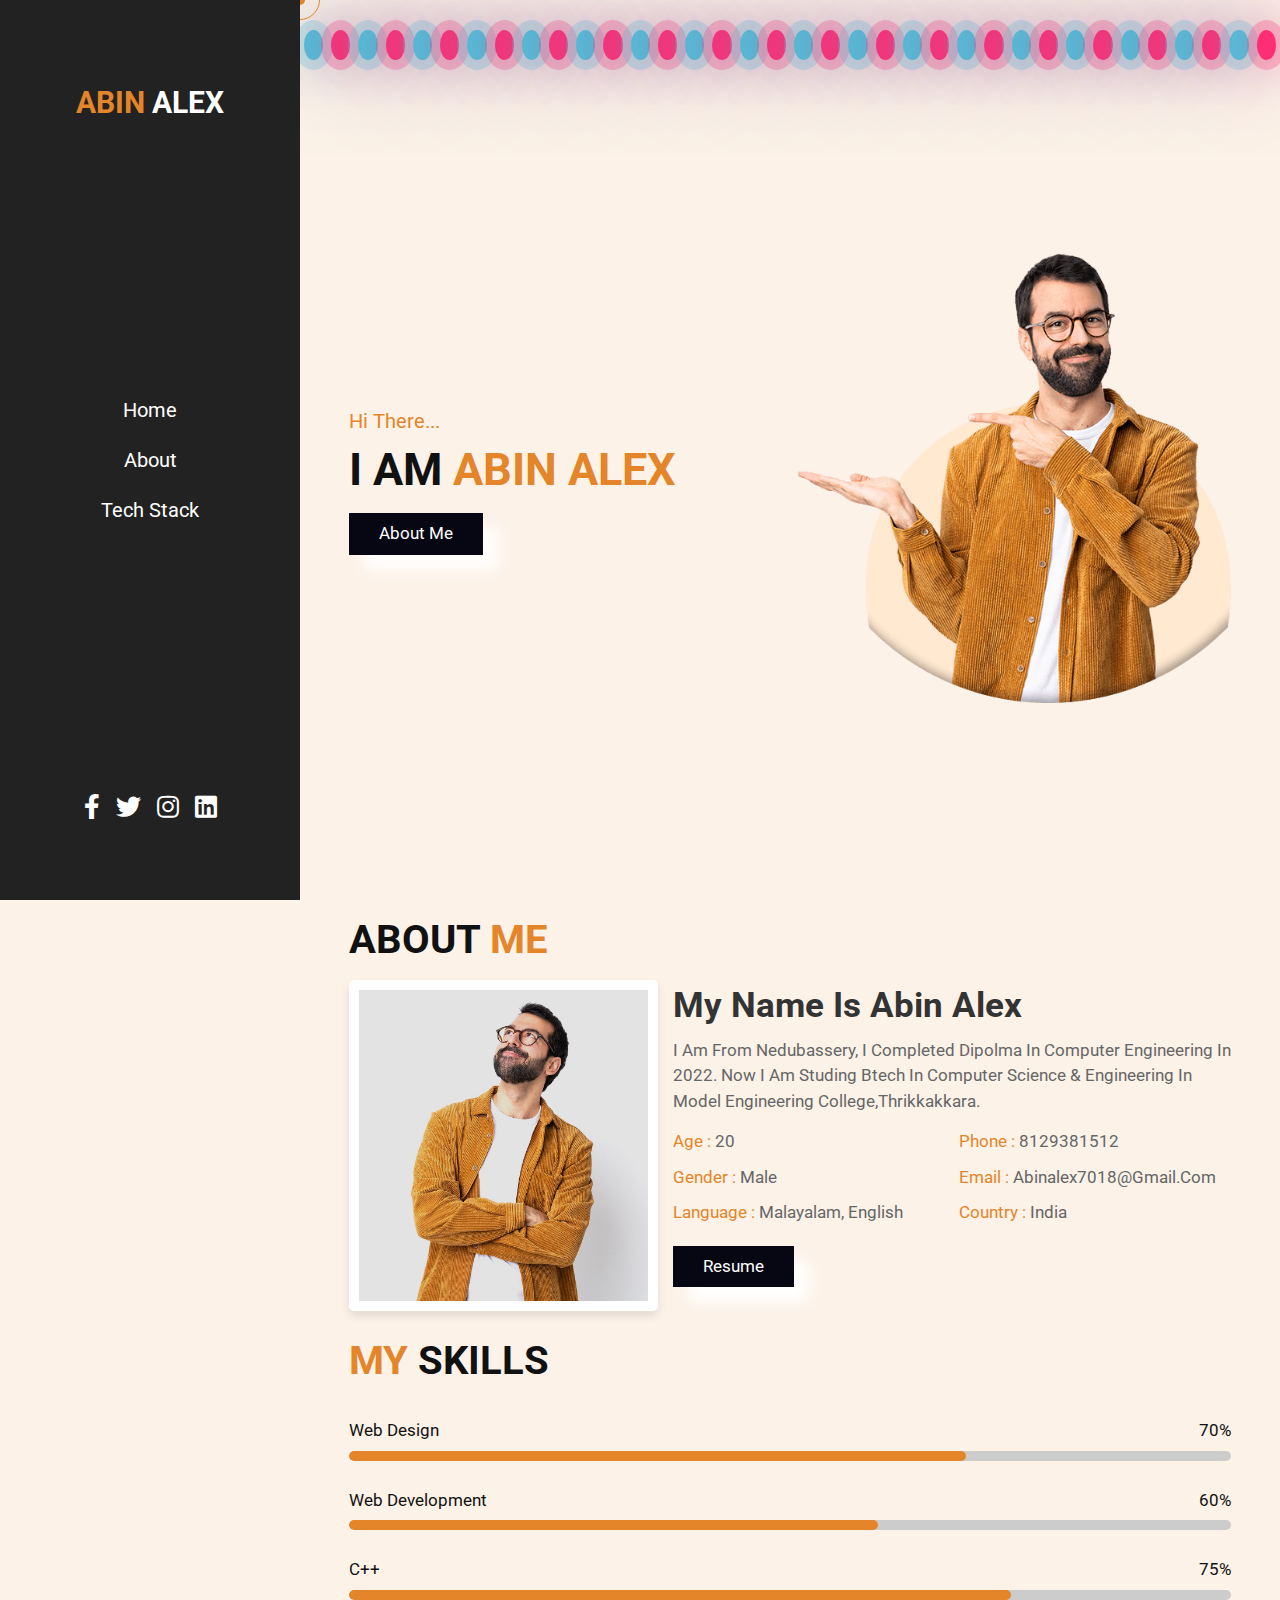
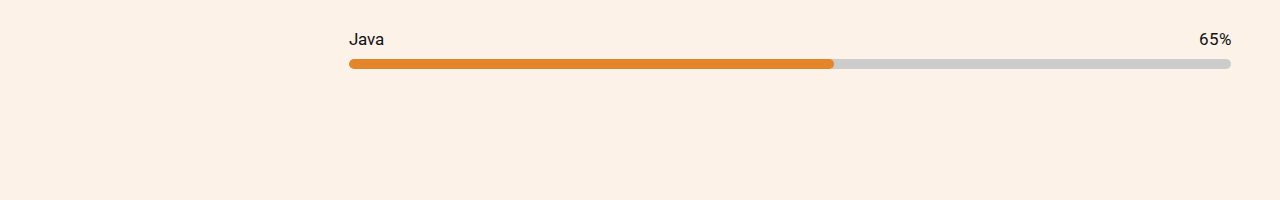
<file: index.html>
<!DOCTYPE html>
<html lang="en">
<head>
    <meta charset="UTF-8">
    <meta http-equiv="X-UA-Compatible" content="IE=edge">
    <meta name="viewport" content="width=device-width, initial-scale=1.0">
    <title>webdev</title>

  
    <link rel="stylesheet" href="https://cdnjs.cloudflare.com/ajax/libs/font-awesome/5.15.3/css/all.min.css">

    
    <link rel="stylesheet" href="style.css">

</head>
<body>
    <div class="containers">
    <div class="bubbles">
    <span style="--i:11;"></span>
    <span style="--i:12;"></span>
    <span style="--i:24;"></span>
    <span style="--i:10;"></span>
    <span style="--i:14;"></span>
    <span style="--i:23;"></span>
    <span style="--i:18;"></span>
    <span style="--i:16;"></span>
    <span style="--i:19;"></span>
    <span style="--i:20;"></span>
    <span style="--i:22;"></span>
    <span style="--i:25;"></span>
    <span style="--i:18;"></span>
    <span style="--i:21;"></span>
    <span style="--i:15;"></span>
    <span style="--i:13;"></span>
    <span style="--i:26;"></span>
    <span style="--i:17;"></span>
    <span style="--i:11;"></span>
    <span style="--i:12;"></span>
    <span style="--i:24;"></span>
    <span style="--i:10;"></span>
    <span style="--i:14;"></span>
    <span style="--i:23;"></span>
    <span style="--i:18;"></span>
    <span style="--i:16;"></span>
    <span style="--i:19;"></span>
    <span style="--i:20;"></span>
    <span style="--i:22;"></span>
    <span style="--i:25;"></span>
    <span style="--i:18;"></span>
    <span style="--i:21;"></span>
    <span style="--i:15;"></span>
    <span style="--i:13;"></span>
    <span style="--i:26;"></span>
    <span style="--i:17;"></span>
</div>
    

     
    
<div class="cursor-1"></div>
<div class="cursor-2"></div>


<div id="menu-bars" class="fas fa-bars"></div>
    

<header>

    <a href="#" class="logo"> <span>Abin</span> Alex </a>

    <nav class="navbar">
        <a href="#home">home</a>
        <a href="#about">about</a>
        <a href="tech.html">Tech Stack</a>
       
    </nav>

    <div class="follow">
        <a href="#" class="fab fa-facebook-f"></a>
        <a href="#" class="fab fa-twitter"></a>
        <a href="#" class="fab fa-instagram"></a>
        <a href="#" class="fab fa-linkedin"></a>
    </div>

</header>



<section class="home" id="home">

    <div class="content">
        <span class="hi"> hi there... </span>
        <h3> i am <span> Abin Alex </span> </h3>
        
         
        <a href="#about" class="btn">about me</a>
    </div>

    <div class="image">
        <img src="images/home-img.png" alt="">
    </div>
    

    </div>

</section>




<section class="about" id="about">

<h1 class="heading"> about <span> me </span> </h1>

<div class="row-1">

    <div class="image">
        <img src="images/about-img.jpg" alt="">
    </div>

    <div class="content">
        <h3> my name is Abin Alex </h3>
        <p>I am from nedubassery, i completed dipolma in Computer Engineering in 2022. Now i am studing Btech in Computer science & Engineering in Model engineering college,Thrikkakkara.</p>
        <div class="box-container">
            <div class="box">
                <p> <span> age : </span> 20 </p>
                <p> <span> gender : </span> male </p>
                <p> <span> language : </span> malayalam, english </p>
                
            </div>
            <div class="box">
              
                <p> <span> phone : </span> 8129381512 </p>
                <p> <span> email : </span> abinalex7018@gmail.com </p>
                <p> <span> country : </span> india </p>
            </div>
        </div>
        <a href="#" class="btn">resume</a>

    </div>

</div>

<h1 class="heading"> <span> my </span> skills </h1>

<div class="row-2">

    <div class="skills">
        <div class="progress">
            <h3> web design <span> 70% </span> </h3>
            <div class="bar"> <span></span> </div>
        </div>
        <div class="progress">
            <h3> web development <span> 60% </span> </h3>
            <div class="bar"> <span></span> </div>
        </div>
        <div class="progress">
            <h3> c++<span> 75% </span> </h3>
            <div class="bar"> <span></span> </div>
        </div>
        <div class="progress">
            <h3> java <span> 65% </span> </h3>
            <div class="bar"> <span></span> </div>
        </div>
    </div>

   
    </div>

</div>




       
</body>
</html>
</file>
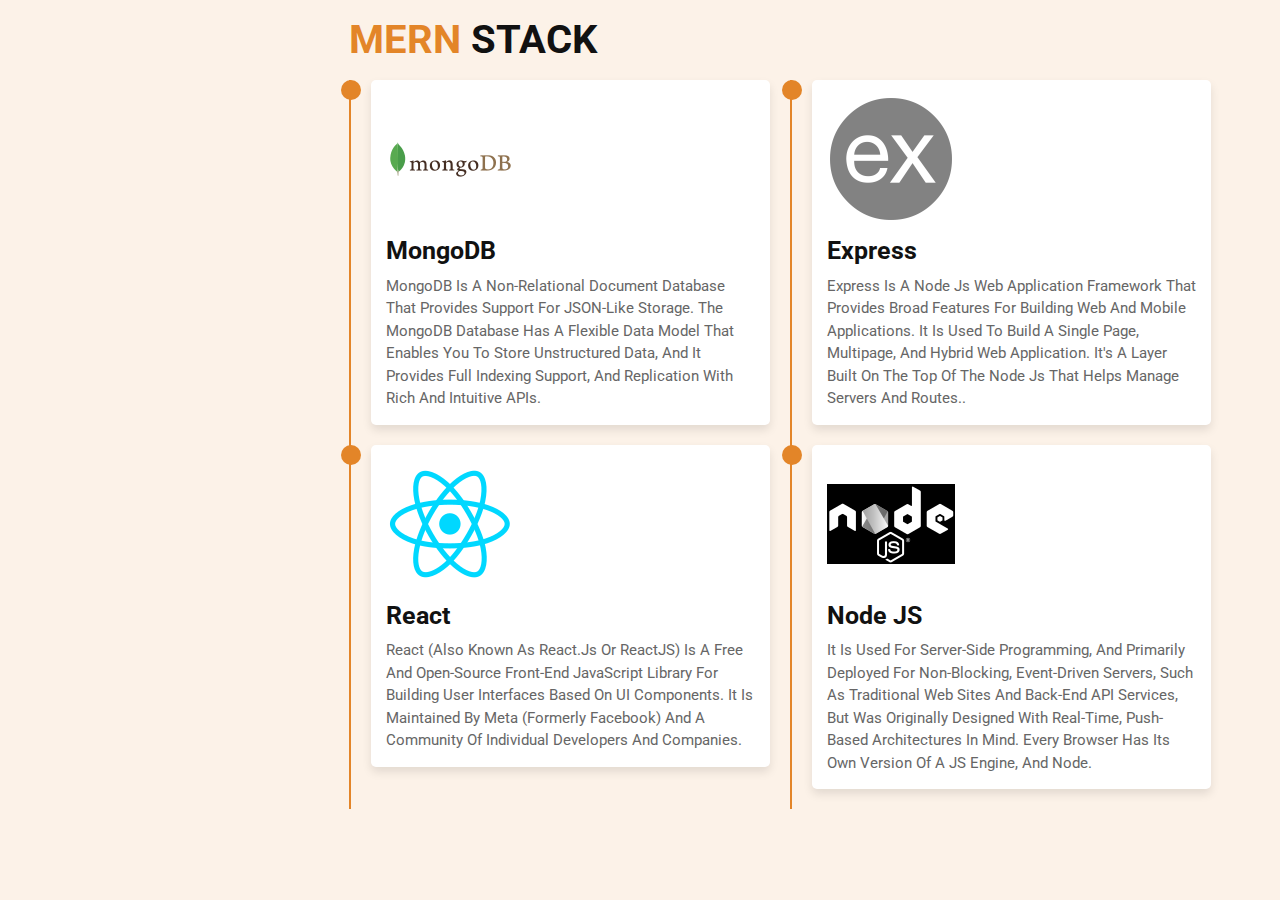
<file: tech.html>
<!DOCTYPE html>
<html lang="en">
<head>
    <meta charset="UTF-8">
    <meta http-equiv="X-UA-Compatible" content="IE=edge">
    <meta name="viewport" content="width=device-width, initial-scale=1.0">
    <title>Document</title>
    <link rel="stylesheet" href="https://cdnjs.cloudflare.com/ajax/libs/font-awesome/5.15.3/css/all.min.css">

   
    <link rel="stylesheet" href="style.css">
</head>
<body>
    <section class="techstack" id="techstack">

        <h1 class="heading"> <span> MERN</span> STACK </h1>
    
        <div class="box-container">
    
            <div class="box">
                <div class="content">
                    <img src="images/mongodb.png" alt="">
                   
                    <h3>MongoDB</h3>
                    <p>MongoDB is a non-relational document database that provides support for JSON-like storage. The MongoDB database has a flexible data model that enables you to store unstructured data, and it provides full indexing support, and replication with rich and intuitive APIs.</p>
                </div>
            </div>
    
            <div class="box">
                <div class="content">
                
                    <img src="images/pngwing.com.png" alt="">
                    <h3>Express</h3>
                    <p>Express is a node js web application framework that provides broad features for building web and mobile applications. It is used to build a single page, multipage, and hybrid web application.  It's a layer built on the top of the Node js that helps manage servers and routes..</p>
                </div>
            </div>
    
            <div class="box">
                <div class="content">
                 
                    <img src="images/react.png" alt="">
                    <h3>React</h3>
                    <p>React (also known as React.js or ReactJS) is a free and open-source front-end JavaScript library for building user interfaces based on UI components. It is maintained by Meta (formerly Facebook) and a community of individual developers and companies.</p>
                </div>
            </div>
    
            <div class="box">
                <div class="content">
                    
                    <img src="images/nodejs.png" alt="">
                    <h3>Node JS</h3>
                    <p>It is used for server-side programming, and primarily deployed for non-blocking, event-driven servers, such as traditional web sites and back-end API services, but was originally designed with real-time, push-based architectures in mind. Every browser has its own version of a JS engine, and node.</p>
                </div>
            </div>
    
    
    </section>
    
</body>
</html>
</file>
<file: style.css>
@import url('https://fonts.googleapis.com/css2?family=Roboto:wght@100;300;400;500;700&display=swap');

:root{
    --main-color:#e38528;
}

*{
    font-family: 'Roboto', sans-serif;
    margin:0; padding:0;
    box-sizing: border-box;
    outline: none; border:none;
    text-decoration: none;
    text-transform: capitalize;
    transition: all .2s linear;
    line-height: 1.5;
}

html{
    font-size: 62.5%;
    overflow-x: hidden;
    scroll-behavior: smooth;
}

body{
    background: #fcf2e8;
    padding-left: 30rem;
}

section{
    padding:1rem 5%;
    min-height: 100vh;
}

.containers
{
    position: relative;
    width: 100%;
    height: 100vh;
    overflow: hidden;
}

.bubbles
{
    position: relative;
    align-items: center;
    display:flex;
    top: 30px;
}

.bubbles span
{
    position: relative;
    width: 30px;
    height: 30px;
    background: #4fc3dc;
    margin: 0 4px;
    border-radius: 50%;
    box-shadow: 0 0 0 10px #4fc3dc44,
    0 0 50px #4fc3dc,
    0 0 100px #4fc3dc;
    animation: animate 15s linear infinite;
    animation-duration: calc(125s / var(--i));
}

.bubbles span:nth-child(even)
{
    background: #ff2d75;
    box-shadow: 0 0 0 10px #ff2d7544,
    0 0 50px #ff2d75,
    0 0 100px #ff2d75;
}

@keyframes animate{
    0%
    {
        transform: translateY(100vh) scale(0);
    }
    100%
    {
        transform: translateY(-10vh) scale(1);


    }
}

.heading{
    font-size: 4rem;
    padding-bottom: 1rem;
    color:#111;
    text-transform: uppercase;
}

.heading span{
    color:var(--main-color);
    text-transform: uppercase;
}

.btn{
    display: inline-block;
    margin-top: 1rem;
    padding:.8rem 3rem;
    background:var(--main-color);
    color:#fff;
    cursor: pointer;
    font-size: 1.7rem;
}

.btn:hover{
    background:#111;
    letter-spacing: .2rem;
}

.btn{
   
   
        background-color: rgba(2, 1, 14, 0.979);
       
        box-shadow: 15px 15px 15px ;
        animation-name: demo ;
        animation-duration: 2s;
        animation-timing-function: ease-in;
        animation-iteration-count: infinite;
        animation-direction: alternate;
        transition: all 4s;
        transition-timing-function: ease-in-out;
    }


header{
    position: fixed;
    top:0; left:0; bottom:0;
    background:#222;
    display: flex;
    align-items: center;
    justify-content: space-between;
    z-index: 1000;
    flex-flow: column;
    padding:8rem 2rem;
    width:30rem;
    text-align: center;
}

header .logo{
    text-transform: uppercase;
    color:#fff;
    font-size: 3rem;
    font-weight: bolder;
}

header .logo span{
    text-transform: uppercase;
    color:var(--main-color);
}

header .navbar a{
    display: block;
    font-size: 2rem;
    color:#fff;
    margin:2rem 0;
}

header .navbar a:hover{
    letter-spacing: .2rem;
    color:var(--main-color);
}

header .follow a{
    font-size: 2.5rem;
    color:#fff;
    margin:0 .7rem;
}

header .follow a:hover{
    color:var(--main-color);
}

#menu-bars{
    position: fixed;
    top:1rem; right: 1rem;
    z-index: 10000;
    background:var(--main-color);
    color:#fff;
    border-radius: .5rem;
    padding:1rem 1.5rem;
    font-size: 3rem;
    cursor:pointer;
    display: none;
}

.cursor-1{
    position: absolute;
    top:0; left:0;
    height:1rem; width:1rem;
    background: var(--main-color);
    pointer-events: none;
    transform: translate(-50%, -50%);
    border-radius: 50%;
    z-index: 10000;
}

.cursor-1.active{
    height:7rem;
    width:7rem;
    opacity: .3;
}

.cursor-2{
    position: absolute;
    top:0; left:0;
    height:4rem; width:4rem;
    border:.1rem solid var(--main-color);
    pointer-events: none;
    transform: translate(-50%, -50%);
    border-radius: 50%;
    z-index: 10000;
    transition: .3s linear;
}

.cursor-2.active{
    display: none;
}

.home{
    display: flex;
    align-items: center;
    flex-wrap: wrap;
    gap:1.5rem;
}

.home .image{
    flex:1 1 40rem;
}

.home .image img{
    width:100%;
}

.home .content{
    flex:1 1 40rem;
}

.home .content .hi{
    font-size: 2rem;
    color:var(--main-color);
}

.home .content h3{
    font-size: 4.5rem;
    color:#111;
    text-transform: uppercase;
}


   

.home .content h3 span{
    color:var(--main-color);
    text-transform: uppercase;
}

.home .content .info{
    font-size: 2.5rem;
    color:#111;
    padding:.5rem 0;
}

.home .content .text{
    font-size: 1.7rem;
    color:#666;
    padding:.5rem 0;
}

.about .row-1{
    display: flex;
    flex-wrap: wrap;
    gap:1.5rem;
    padding-bottom: 2rem;
}

.about .row-1 .image{
    flex:1 1 25rem;
}

.about .row-1 .image img{
    height: 100%;
    width:100%;
    object-fit: cover;
    border:1rem solid #fff;
    border-radius: .5rem;
    box-shadow: 0 .5rem 1rem rgba(0,0,0,.1);
}

.about .row-1 .content{
    flex:1 1 50rem;
}

.about .row-1 .content h3{
    color:#333;
    font-size: 3.5rem;
}

.about .row-1 .content p{
    color:#666;
    font-size: 1.7rem;
    padding:.5rem 0;
}

.about .row-1 .content .box-container{
    display: flex;
    flex-wrap: wrap;
    gap:1.5rem;
    padding: 0.5rem 0;
}

.about .row-1 .content .box-container .box{
    flex:1 1 20rem;
}

.about .row-1 .content .box-container .box span{
    color:var(--main-color);
}

.about .row-2{
    display: flex;
    flex-wrap: wrap;
    gap:1.5rem;
    align-items: center;
}

.about .row-2 .skills{
    flex:1 1 40rem;
}

.about .row-2 .skills .progress{
    padding:1rem 0;
}

.about .row-2 .skills .progress h3{
    display: flex;
    justify-content: space-between;
    padding:.7rem 0;
    font-size: 1.7rem;
    color:#111;
    font-weight: 400;
}

.about .row-2 .skills .progress .bar{
    width:100%;
    background:#ccc;
    overflow:hidden;
    height:1rem;
    border-radius: 50rem;
}

.about .row-2 .skills .progress .bar span{
    display:block;
    height:100%;
    background:var(--main-color);
    border-radius: 50rem;
}

.about .row-2 .skills .progress:nth-child(1) .bar span{
    width:70%;
}

.about .row-2 .skills .progress:nth-child(2) .bar span{
    width:60%;
}

.about .row-2 .skills .progress:nth-child(3) .bar span{
    width:75%;
}

.about .row-2 .skills .progress:nth-child(4) .bar span{
    width:55%;
}

.about .row-2 .box-container{
    flex:1 1 40rem;
    display: flex;
    flex-wrap: wrap;
    gap:1.5rem;
}

.about .row-2 .box-container .box{
    flex:1 1 15rem;
    background:#fff;
    padding:2rem;
    border-radius: .5rem;
    box-shadow: 0 .5rem 1rem rgba(0,0,0,.1);
}

.about .row-2 .box-container .box h3{
    color:var(--main-color);
    font-size: 3rem;
}

.about .row-2 .box-container .box p{
    color:#666;
    font-size: 1.7rem;
    padding-top: .5rem;
}

.techstack .box-container{
    display: flex;
    flex-wrap: wrap;
}

.techstack .box-container .box{
    position: relative;
    flex:1 1 33rem;
    border-left: .2rem solid var(--main-color);
    padding-left: 2rem;
    padding-right: 2rem;
    padding-bottom: 2rem;    
}

.techstack .box-container .box::before{
    content: '';
    position: absolute;
    top:0; left:-1rem;
    height:2rem;
    width:2rem;
    border-radius: 50%;
    background:var(--main-color);
}

.techstack .box-container .box .content{
    background:#fff;
    padding:1.5rem;
    box-shadow: 0 .5rem 1rem rgba(0,0,0,.1);
    border-radius: .5rem;
}

.techstack .box-container .box .content span{
    color:#fff;
    font-size: 1.7rem;
    background:var(--main-color);
    border-radius: 50rem;
    padding:.4rem 1rem;
}

.techstack .box-container .box .content h3{
    font-size: 2.5rem;
    padding:.5rem 0;
    color:#111;
}

.techstack .box-container .box .content p{
    font-size: 1.5rem;
    color:#666;
}

.contact .row form .box,
.contact .row form textarea{
    width: 100%;
    border-bottom: .1rem solid #333;
    color:#333;
    text-transform: none;
    font-size: 1.7rem;
    padding:1rem 0;
    margin:1rem 0;
}

.contact .row form .box:focus,
.contact .row form textarea:focus{
    border-color: var(--main-color);
}

.contact .row form .box::placeholder,
.contact .row form textarea::placeholder{
    text-transform: capitalize;
}

.contact .row form textarea{
    height: 20rem;
    resize: none;
}

.contact .row form .btn{
    margin-top: 0;
    margin-bottom: 1.5rem;
}

.footer{
    margin-top: 2rem;
    font-size: 2rem;
    padding:2.5rem;
    text-align: center;
    color:#666;
    background: #fff;
}

.footer span{
    color:var(--main-color);
}




/* media queries  */
@media (max-width:991px){

    html{
        font-size: 55%;
    }
    
    body{
        padding: 0;
    }

    #menu-bars{
        display: initial;
    }

    header{
        left:-120%;
    }

    header.active{
        left:0%;
    }

    .cursor-1,
    .cursor-2{
        display: none;
    }

}

@media (max-width:450px){

    html{
        font-size: 50%;
    }

    header{
        width:100%;
    }

    .experience .box-container .box{
        padding-right: 0;
    }

}

@media(min-width:800px) and (max-width:1000px){
}
      .container{
    background-color: rgb(251, 251, 250);
}

@keyframes demo{
    from {
        color: rgb(242, 244, 235);
    }
     to{
    color: #000;
}
    }
</file>
